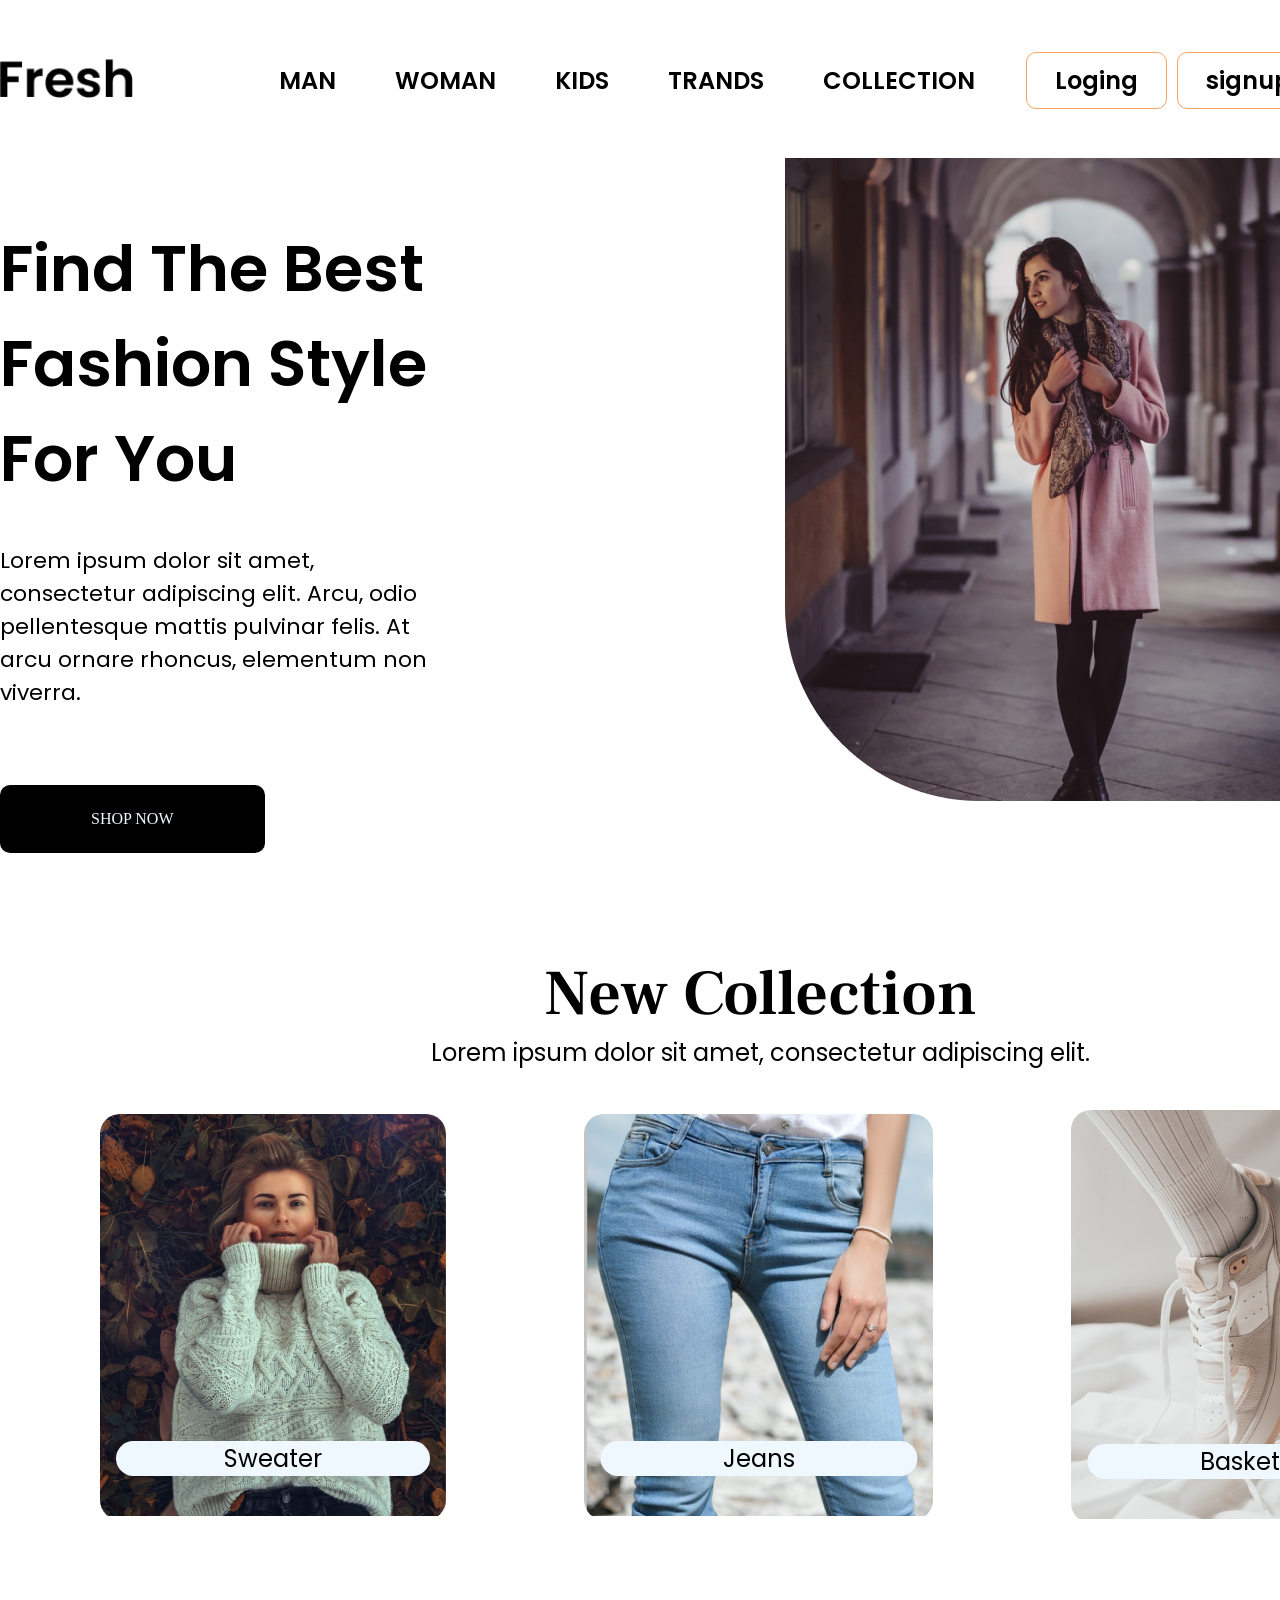
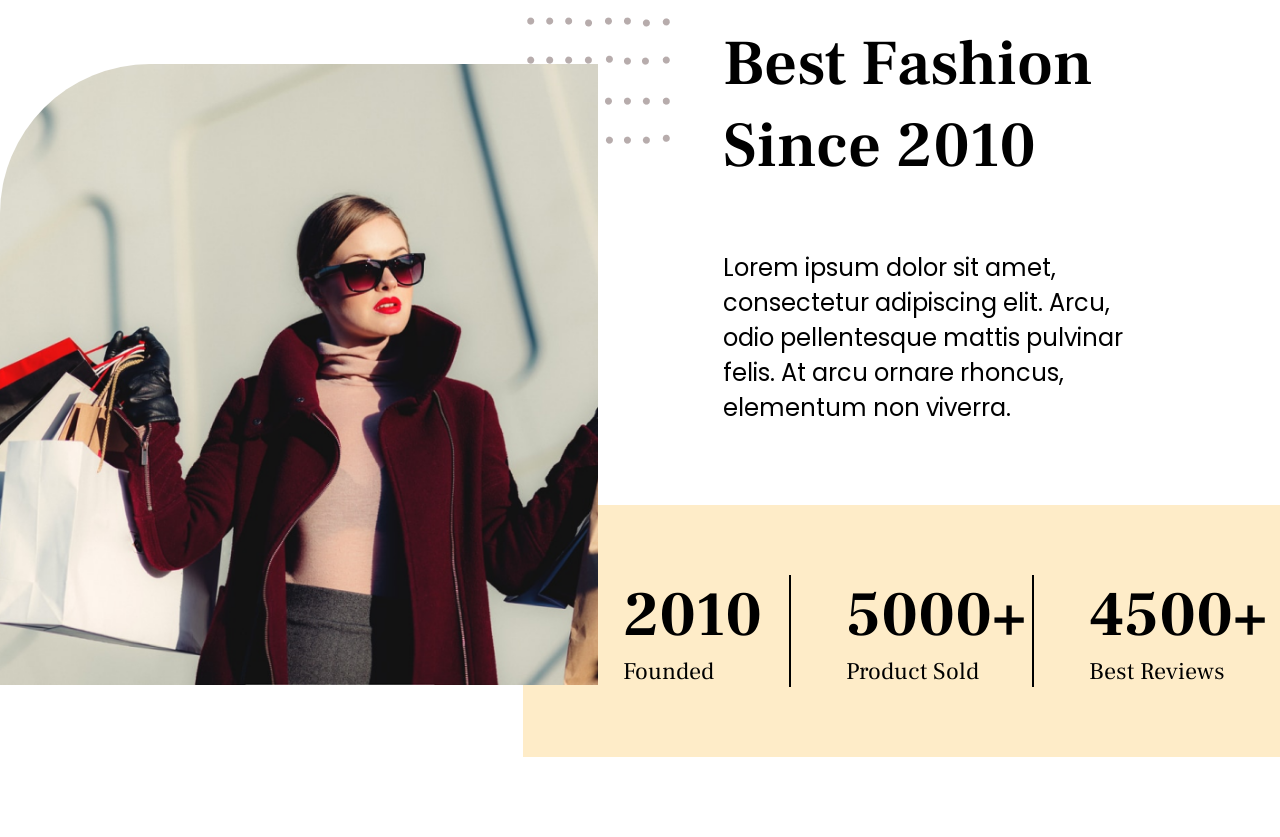
<file: index.html>
<!DOCTYPE html>
<html lang="en">

<head>
  <meta charset="UTF-8">
  <title>navbar</title>
  <link rel="stylesheet" href="style.css">
</head>

<body>
  <!-- manu part start -->

  <nav id="main_manu">
    <div class="container">
      <div class="row">
        <div class="logo"><img src="./logo.png" alt="img" class="logo_1"></div>
        <div class="manu">
          <ul>
            <ol><a href="#">MAN</a></ol>
            <ol><a href="#">WOMAN</a></ol>
            <ol><a href="#">KIDS</a></ol>
            <ol><a href="#">TRANDS</a></ol>
            <ol><a href="#">COLLECTION</a></ol>
          </ul>
        </div>
        <div class="loging">
          <a href="#">Loging</a>
          <a href="#">signup</a>
        </div>
      </div>
    </div>
  </nav>
  <!-- manu part end ------------------>

  <!-- banner part start ---->
  <section id="banner">
    <div class="container">
      <div class="row">
        <div class="banner_txt">
          <h1>Find The Best Fashion Style
            For You</h1>
          <p>Lorem ipsum dolor sit amet, consectetur adipiscing elit. Arcu, odio pellentesque mattis pulvinar felis. At
            arcu ornare
            rhoncus, elementum non viverra.</p>
          <a href="#">SHOP NOW</a>
        </div>

        <div class="banner_img"><img src="./banner_img.png" alt="#"></div>
      </div>
    </div>
  </section>

  <!-- banner part end ---------------->


  <!-- collection part start ---->
  <div id="collection">
    <div class="container">
      <div class="collection_heading">
        <h2>New Collection</h2>
        <p>Lorem ipsum dolor sit amet, consectetur adipiscing elit.</p>
      </div>
      <div class="row">
        <div class="collection_col">
          <div class="collection_img">
            <img src="./collection_1 (1).png" alt="">
          </div>
          <div class="collection_catagory">
            <p>Sweater</p>
          </div>
        </div>
        <div class="collection_col">
          <div class="collection_img">
            <img src="./collection_2.png" alt="">
          </div>
          <div class="collection_catagory">
            <p>Jeans</p>
          </div>
        </div>
        <div class="collection_col">
          <div class="collection_img">
            <img src="./collection_3.png" alt="">
          </div>
          <div class="collection_catagory">
            <p>Baskets</p>
          </div>
        </div>
      </div>
    </div>
  </div>
  <!--collection part end-------------->

  <!--BestFashion part start-------------->
  <div id="BestFashion">
    <div class="container">
      <div class="row">
        <div class="fashion_img">
          <img src="./fashion_since.png" alt="" class="fashion_since">
          <div class="fashion_dots"><img src="./fashionDots.png" alt=""></div>
        </div>
        <div class="fashion_text">
          <h2>Best Fashion
            Since 2010</h2>
          <p class="details">Lorem ipsum dolor sit amet, consectetur adipiscing elit. Arcu, odio pellentesque mattis
            pulvinar felis. At
            arcu ornare
            rhoncus, elementum non viverra.</p>
          <div class="quantity">
            <div class="quantity_items">
              <h3>2010</h3>
              <p>Founded</p>
            </div>
            <div class="quantity_items">
              <h3>5000+</h3>
              <p>Product Sold</p>
            </div>
            <div class="quantity_items">
              <h3>4500+</h3>
              <p>Best Reviews</p>
            </div>
          </div>
        </div>

      </div>
    </div>
  </div>
  <!--BestFashion part end-------------->
</body>

</html>
</file>
<file: style.css>
@import url('https://fonts.googleapis.com/css2?family=Poppins:ital,wght@0,100;0,200;0,300;0,400;0,500;0,600;0,700;0,800;0,900;1,100;1,200;1,300;1,400;1,500;1,600;1,700;1,800;1,900&family=Roboto:ital,wght@0,100;0,300;0,400;0,500;0,700;0,900;1,100;1,300;1,400;1,500;1,700;1,900&display=swap');
@import url('https://fonts.googleapis.com/css2?family=Frank+Ruhl+Libre:wght@300..900&family=Poppins:ital,wght@0,100;0,200;0,300;0,400;0,500;0,600;0,700;0,800;0,900;1,100;1,200;1,300;1,400;1,500;1,600;1,700;1,800;1,900&family=Roboto:ital,wght@0,100;0,300;0,400;0,500;0,700;0,900;1,100;1,300;1,400;1,500;1,700;1,900&display=swap');
*{
  margin: 0;
  padding: 0;
  box-sizing: border-box;
}
a{
  text-decoration: none;
  display: inline-block;
  transition: .3s;
}
ul ol{
  list-style: none;
  
}
ul{
  display: flex;
  gap: 59px;
}
.container{
  width:1320px;

  margin: 0 auto;
}
img{
  width: 100%;
  max-width: 100%;
}
.row{
  display: flex;
  align-items: center;
}
/*--------------common css end -------------*/
/*--------------manu part start -------------*/
#main_manu{
  padding-top: 52px;
}

.logo{
  width:20%;
}
.logo .logo_1{
  width: 133px;
}
.manu{
  width:55%;
}
#main_manu .manu{
  display: flex;
  justify-content: center;;
}
#main_manu .manu a{
  font-family: "Poppins", sans-serif;
  font-size: 24px;
  font-weight: 600;
  color:black;
}
#main_manu .manu a:hover{
  color: darkorange;
}
.loging{
  width:25%;
}
#main_manu .loging{
  display: flex;
  justify-content: end;
  gap: 10px;
  
}
#main_manu .loging a{
  font-family: "Poppins", sans-serif;
  font-size: 24px;
  font-weight: 600;
  color:black;
  border: 1px solid sandybrown;
  border-radius: 10px;
  padding: 10px 28px;
}
#main_manu .loging a:hover{
  background-color: darkorange;
}
/*--------------manu part end -------------*/


/*--------------banner part start -------------*/

.banner_txt h1{
  width: 437px;
  font-family: "Poppins", sans-serif;
  font-size: 64px;
  font-weight: 600;
  color:black;
  padding-top: 112px;
}
.banner_txt p{
  width: 437px;
  font-family: "Poppins", sans-serif;
  font-size: 22px;
  font-weight: 400;
  color:black;
  padding: 38px 0 76px;
}
.banner_txt a{
  padding: 25px 91px;
  background-color: black;
  border-radius: 10px;
  color: aliceblue;
}
#banner .row{
  justify-content: space-between;
}
/*----------banner part end --------*/


/*--------collection part start --------*/
#collection{
  padding: 100px;
}
#collection .row{
  gap: 106px;
  justify-content: space-between;
}
#collection h2{
  font-family: "Frank Ruhl Libre", serif;
  font-size: 64px;
  font-weight: 600;
  color:black;
}
#collection p{
  font-family:  "Poppins", sans-serif;
  font-size: 24px;
  font-weight: 400;
  color:black;
}
#collection .collection_heading{
 text-align: center;
}
.collection_col{
  position: relative;
  padding-top: 40px;
  
}
.collection_col .collection_img{
  border-radius: 20px;
  overflow: hidden;
}
.collection_col .collection_catagory{
  position: absolute;
  left: 50%;
  bottom: 44px;
  transform: translateX(-50%);
  background-color: aliceblue;
  width:calc(100% - 32px);
  text-align: center;
  border-radius:20px;
}
/* #BestFashion{
  margin-bottom: 94px;
} */
#BestFashion .fashion_img,#BestFashion .fashion_text {
  width: 50%;
}
#BestFashion .fashion_img .fashion_since{
  border-top-left-radius:150px ;
}
#BestFashion .fashion_img{
  position: relative;
  height: 733px;
}
#BestFashion .fashion_img .fashion_dots{
  width: 179px;
  position: absolute;
  right: -90px;
  top: -47px;
  z-index: -1;
}
#BestFashion .row{
  gap: 125px;
}
/* #BestFashion .row .fashion_text{
  
  
} */
 .fashion_text h2{
  width: 387px;
  font-family: "Frank Ruhl Libre", serif;
  font-size: 64px;
  font-weight: 600;
  color:black;
  
}
/* .fashion_text{
  margin-top: ;
} */
.fashion_text .details{
  width: 443px;
  font-family:  "Poppins", sans-serif;
  font-size: 24px;
  font-weight: 400;
  color:black;
  padding-top: 63px;
}

.quantity{
  width: 793px;
  padding: 70px 90px 70px 100px;
  background-color: #FEECC8;
  display: flex;
  gap: 55px;
  margin:80px 0 80px -200px ;
  
  /* margin: 340px 66px 94px -180px; */
  
}
.quantity .quantity_items:nth-child(3){
    border-right: none;
}
.fashion_text .quantity_items{
  /* border-left: 0px; */
  border-right: 2px solid #000000;
  width: 188px;
  padding-left: 0;
  padding-right: 27px;
}
.quantity_items h3{
    font-size: 63px;
    font-weight: 700;
    color: #000000;
    font-family: "Frank Ruhl Libre", serif;
}
.quantity_items p{
    font-size: 24px;
    font-weight: 400;
    color: #000000;
    font-family: "Frank Ruhl Libre", serif;
}

/* .quantity{
  margin-top: 136px;
  padding:50px 90px 50px 10px;
  background-color: #FEECC8;
  width: 793px;
  
}
.quantity_items{
  border-right: 1px solid black;
   padding-right: 27px;
}
.quantity_items h3{
  font-family:  "Frank Ruhl Libre", serif;
  font-size: 64px;
  font-weight: 600;
  color:black;
  
}
.fashion_text .quantity_items p{
  font-family:  "Poppins", sans-serif;
  font-size: 24px;
  font-weight: 400;
  color:black;
  padding-top: 8px;
  
} */
/*--------collection part end---*/

/* ------BestFashion part start-----*/

/* ------BestFashion part end-----*/
</file>
